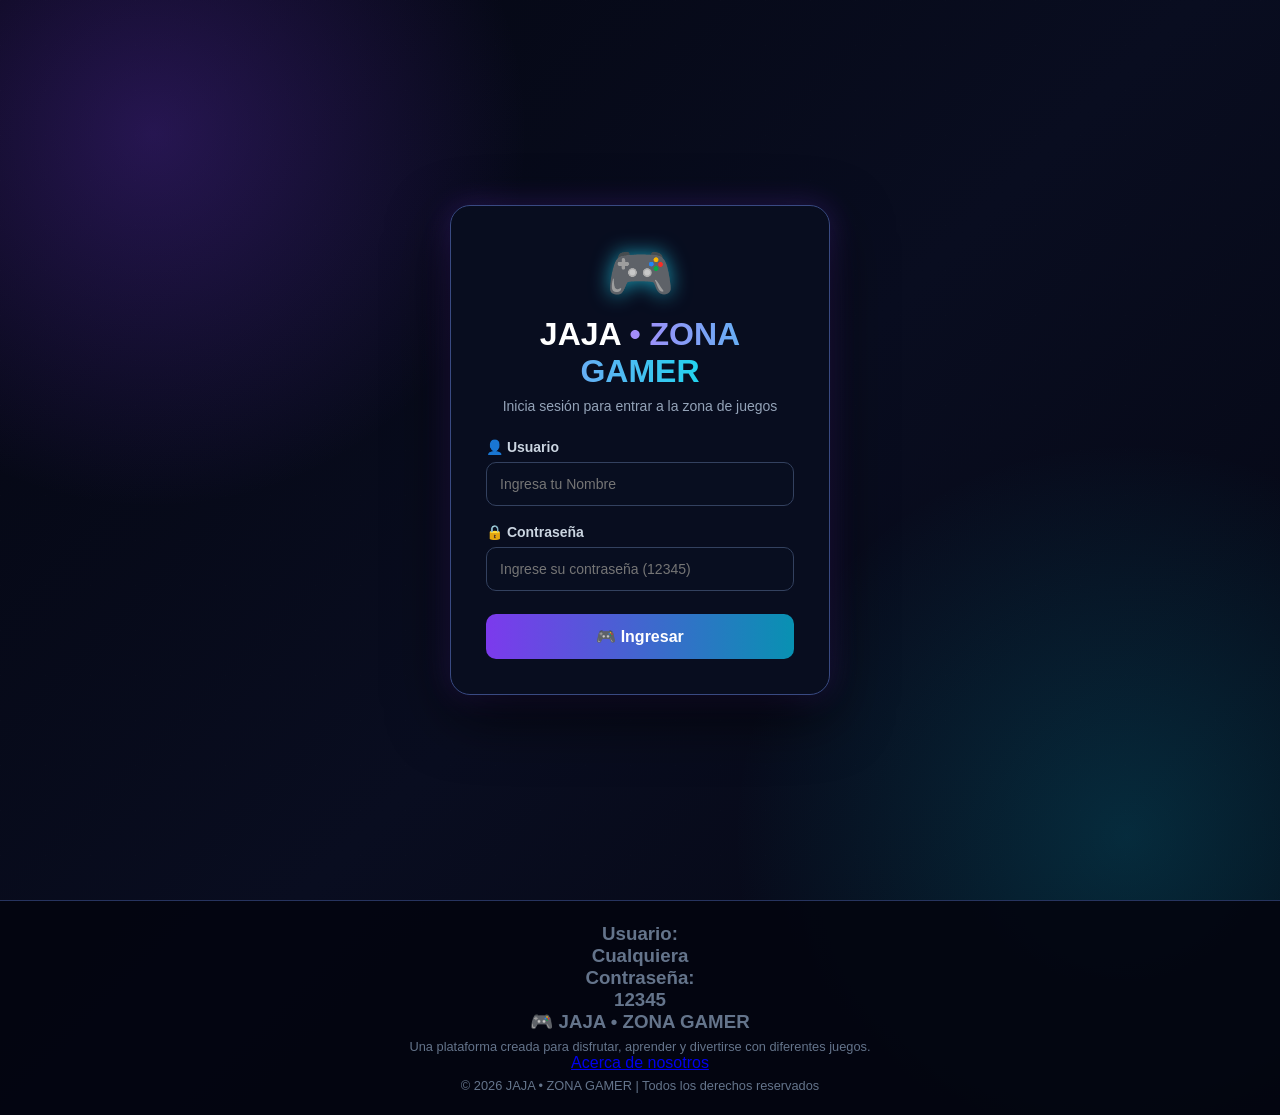
<file: index.html>
<!DOCTYPE html>
<html lang="es">
<head>
    <meta charset="UTF-8">
    <meta name="viewport" content="width=device-width, initial-scale=1.0">
    <title>JAJA • ZONA GAMER</title>
    <link rel="stylesheet" href="estilo.css">
</head>

<body>

    <div class="login-container">

        <div class="login-box">

            <div class="login-icon">🎮</div>

            <h2>JAJA <span>• ZONA GAMER</span></h2>

            <p class="login-subtitle">
                Inicia sesión para entrar a la zona de juegos
            </p>

            <form id="loginForm">

                <div class="input-group">
                    <label for="usuario">👤 Usuario</label>

                    <input
                        type="text"
                        id="usuario"
                        required
                        placeholder="Ingresa tu Nombre"
                    >
                </div>

                <div class="input-group">
                    <label for="password">🔒 Contraseña</label>

                    <input
                        type="password"
                        id="password"
                        required
                        placeholder="Ingrese su contraseña (12345)"
                    >
                </div>

                <button type="submit" class="btn-login">
                    🎮 Ingresar
                </button>

                <p id="errorMsg" class="error-msg">
                    Usuario o contraseña incorrectos
                </p>

            </form>

        </div>

    </div>

    <script src="script.js"></script>
    <footer class="footer">
    <div class="footer-content">
        <h3 strong>Usuario:</h3><h3>Cualquiera</h3>
        <h3 strong>Contraseña:</h3><h3>12345</h3>
        <h3>🎮 JAJA • ZONA GAMER</h3>

        <p>
            Una plataforma creada para disfrutar,
            aprender y divertirse con diferentes juegos.
        </p>

        <div class="footer-links">
            <a href="acerca.html">Acerca de nosotros</a>
        </div>

        <p class="copyright">
            © 2026 JAJA • ZONA GAMER | Todos los derechos reservados
        </p>

    </div>
</footer>

</body>
</html>
</file>
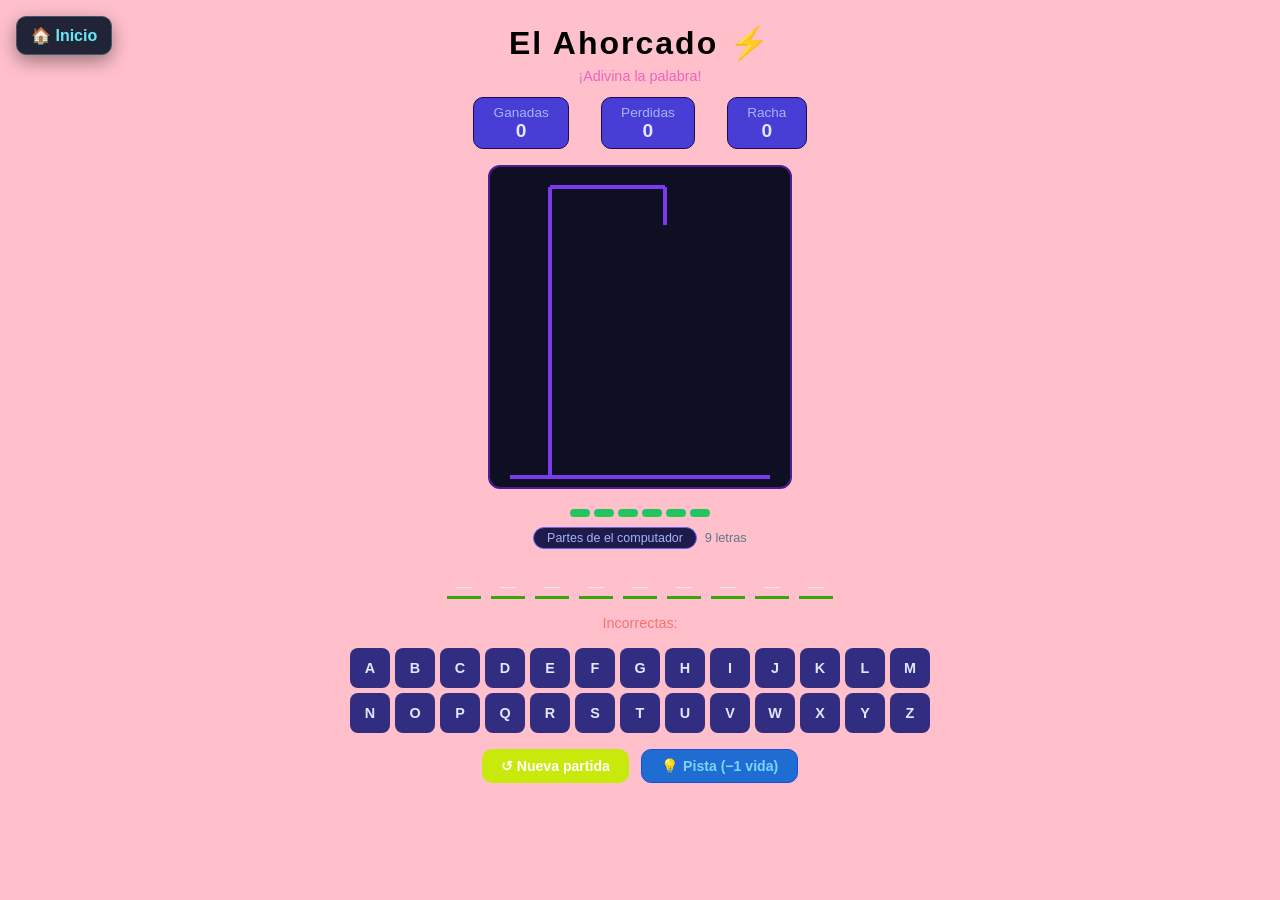
<file: ahorcado/index.html>
<!DOCTYPE html>
<html lang="es">
<head>
  <meta charset="UTF-8">
  <meta name="viewport" content="width=device-width, initial-scale=1.0">
  <title>Juego del Ahorcado </title>
  <link rel="stylesheet" href="estilo.css">

</head>
<body>
<a href="../principal.html" class="home-btn">🏠 Inicio</a>
<div id="juego">
  <h1>El Ahorcado ⚡</h1>
  <p class="subtitulo" id="subtitulo">¡Adivina la palabra!</p>
  <div class="marcador">
    <div class="marca">Ganadas<span id="cntGanadas">0</span></div>
    <div class="marca">Perdidas<span id="cntPerdidas">0</span></div>
    <div class="marca">Racha<span id="cntRacha">0</span></div>
  </div>
  <canvas id="lienzo" width="300" height="320"></canvas>
  <div class="vida-bar" id="vidaBar"></div>
  <div class="info-palabra">
    <span class="categoria-badge" id="categoriaLabel">Categoría</span>
    <span style="color:#64748b;font-size:.8rem" id="longPalabra"></span>
  </div>
  <div id="palabraDisplay"></div>
  <p id="incorrectas">Incorrectas: <span id="listaIncorrectas"></span></p>
  <div id="teclado"></div>
  <div class="botones-accion">
    <button class="btn btn-reiniciar" onclick="iniciarJuego()">↺ Nueva partida</button>
    <button class="btn btn-pista" id="btnPista" onclick="darPista()">💡 Pista (−1 vida)</button>
  </div>
  <div id="mensaje"></div>
  </div>

<script src="script.js" defer></script><script src="audio.js"></script><script>window.addEventListener("load",()=>{document.querySelectorAll(".tecla").forEach(b=>b.addEventListener("click",()=>GameAudio.click()));});</script>

</script>
</body>

</html>
</file>
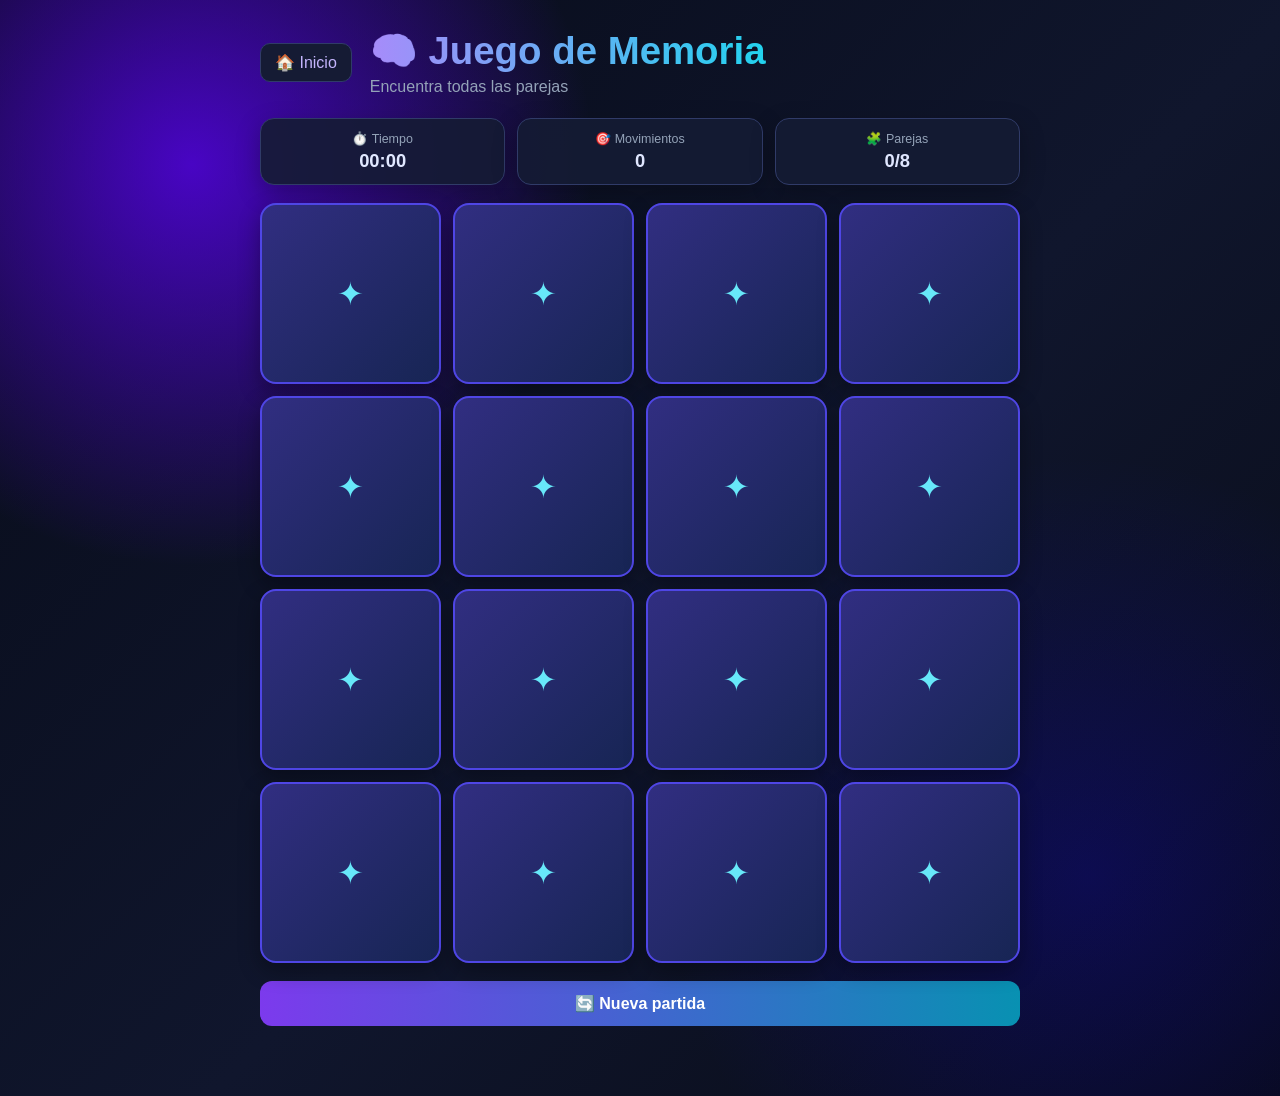
<file: memoria/index.html>
<!DOCTYPE html>
<html lang="es">
<head>
<meta charset="UTF-8">
<meta name="viewport" content="width=device-width, initial-scale=1.0">
<title>Juego de Memoria</title>
<link rel="stylesheet" href="estilo.css">
</head>
<body>
<div class="memory-app">
  <header class="game-header">
    <a href="../principal.html" class="back">🏠 Inicio</a>
    <div>
      <h1>🧠 Juego de Memoria</h1>
      <p>Encuentra todas las parejas</p>
    </div>
  </header>

  <section class="stats">
    <div><span>⏱️ Tiempo</span><strong id="time">00:00</strong></div>
    <div><span>🎯 Movimientos</span><strong id="moves">0</strong></div>
    <div><span>🧩 Parejas</span><strong id="pairs">0/8</strong></div>
  </section>

  <div id="board" class="board"></div>

  <button id="restart" class="restart">🔄 Nueva partida</button>
  <p id="message" class="message"></p>
</div>
<script src="script.js"></script><script src="audio.js"></script>
</body>
</html>
</file>
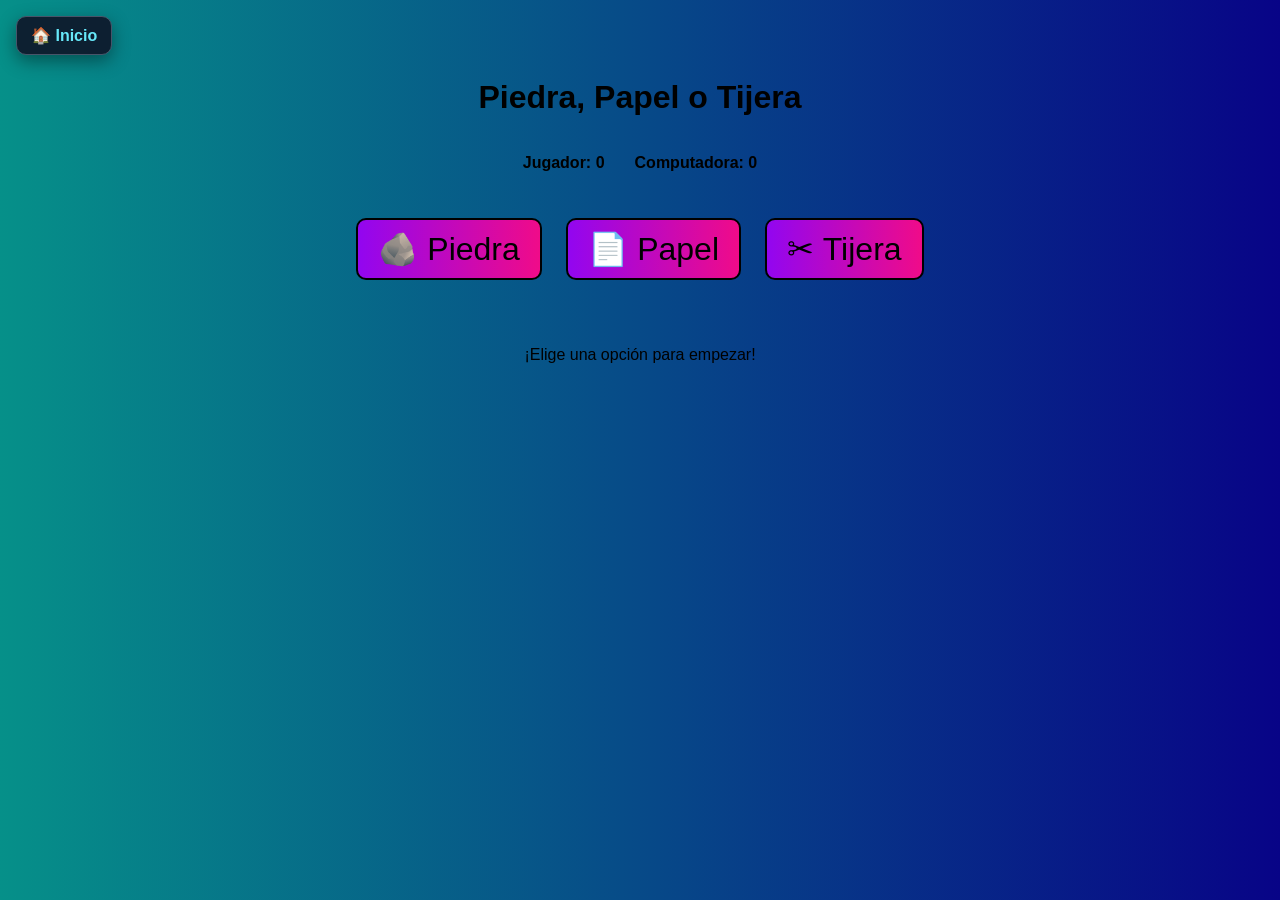
<file: piedra-papel-tijera/index.html>
<!DOCTYPE html>
<html lang="es">
<head>
  <meta charset="UTF-8">
  <title>Piedra, Papel o Tijera</title>
  <link rel="stylesheet" href="style.css">
<meta name="viewport" content="width=device-width, initial-scale=1.0">
  <style>
.home-btn{
  position:fixed;top:16px;left:16px;z-index:9999;
  display:inline-block;padding:9px 14px;border-radius:10px;
  background:rgba(15,23,42,.92);color:#67e8f9;text-decoration:none;
  border:1px solid #475569;font-weight:800;box-shadow:0 6px 18px #0006;
}
.home-btn:hover{background:#1e293b;transform:translateY(-1px)}
</style>
</head>
<body>
<a href="../principal.html" class="home-btn">🏠 Inicio</a>
  <h1>Piedra, Papel o Tijera</h1>
  <div class="marcador">
    <p>Jugador: <span id="puntos-jugador">0</span></p>
    <p>Computadora: <span id="puntos-computadora">0</span></p>
  </div>
  <div class="opciones">
    <button class="boton-opcion" id="piedra">🪨 Piedra</button>
    <button class="boton-opcion" id="papel">📄 Papel</button>
    <button class="boton-opcion" id="tijera">✂ Tijera</button>
  </div>
  <div class="resultado">
    <p id="mensaje">¡Elige una opción para empezar!</p>
    <p id="elecciones"></p>
  </div>
  <script src="script.js"></script><script src="audio.js"></script>
</body>
</html>
</file>
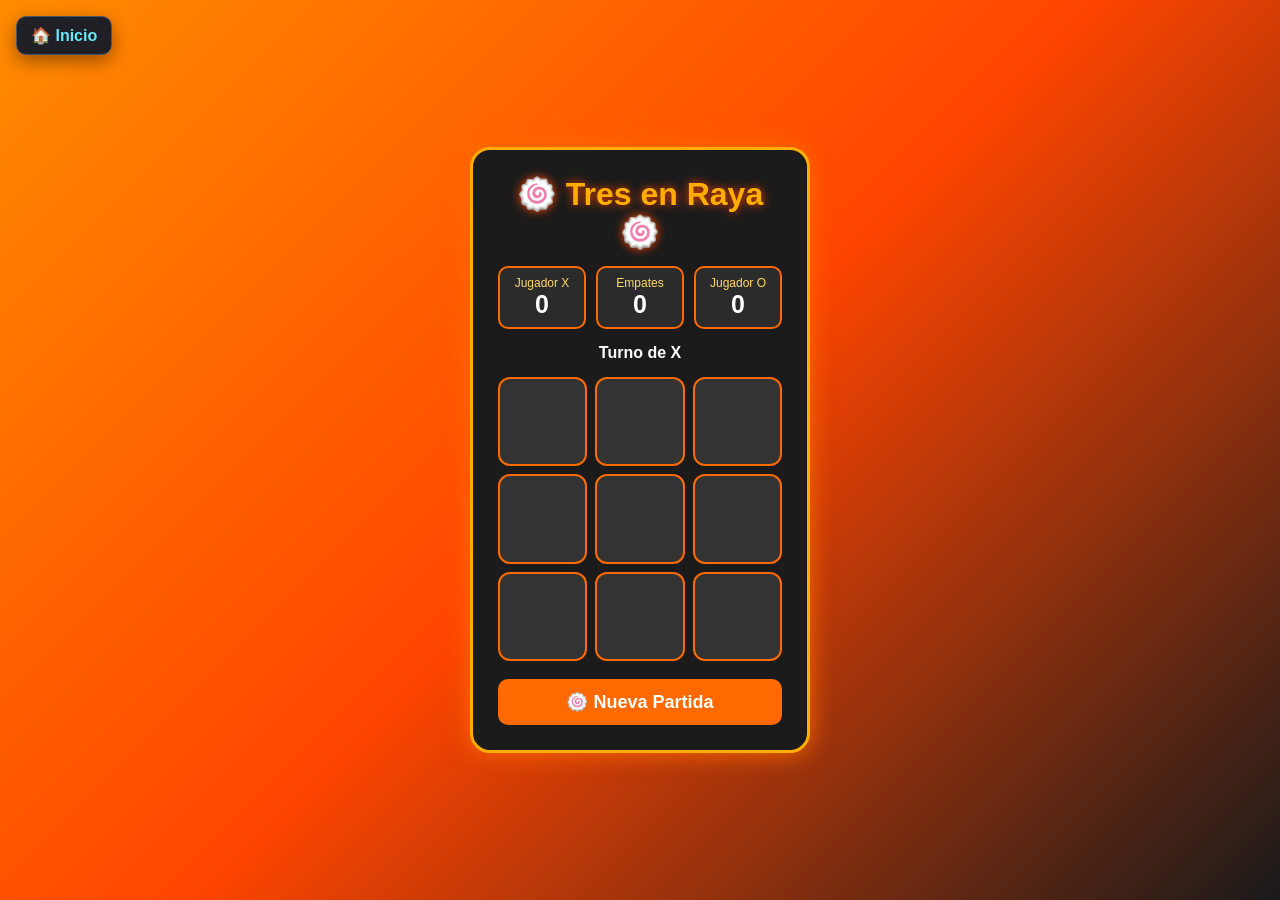
<file: tres-en-raya/index.html>
<!DOCTYPE html>
<html lang="es">
<head>
    <meta charset="UTF-8">
    <meta name="viewport" content="width=device-width, initial-scale=1.0">
    <title>Tres en Raya - Naruto</title>
    <link rel="stylesheet" href="estilo.css">
<style>
.home-btn{
  position:fixed;top:16px;left:16px;z-index:9999;
  display:inline-block;padding:9px 14px;border-radius:10px;
  background:rgba(15,23,42,.92);color:#67e8f9;text-decoration:none;
  border:1px solid #475569;font-weight:800;box-shadow:0 6px 18px #0006;
}
.home-btn:hover{background:#1e293b;transform:translateY(-1px)}
</style>
</head>
<body>
<a href="../principal.html" class="home-btn">🏠 Inicio</a>

<div class="game">
    <h1>🍥 Tres en Raya 🍥</h1>

    <div class="scoreboard">
        <div class="score-box">
            <div class="lbl">Jugador X</div>
            <div class="val" id="sx">0</div>
        </div>

        <div class="score-box">
            <div class="lbl">Empates</div>
            <div class="val" id="se">0</div>
        </div>

        <div class="score-box">
            <div class="lbl">Jugador O</div>
            <div class="val" id="so">0</div>
        </div>
    </div>

    <p id="status">Turno de X</p>

    <div id="board">
        <div class="cell" data-index="0"></div>
        <div class="cell" data-index="1"></div>
        <div class="cell" data-index="2"></div>
        <div class="cell" data-index="3"></div>
        <div class="cell" data-index="4"></div>
        <div class="cell" data-index="5"></div>
        <div class="cell" data-index="6"></div>
        <div class="cell" data-index="7"></div>
        <div class="cell" data-index="8"></div>
    </div>

    <button id="restart">🍥 Nueva Partida</button>
</div>

<script src="java.js"></script><script src="audio.js"></script>

</body>
</html>
</file>
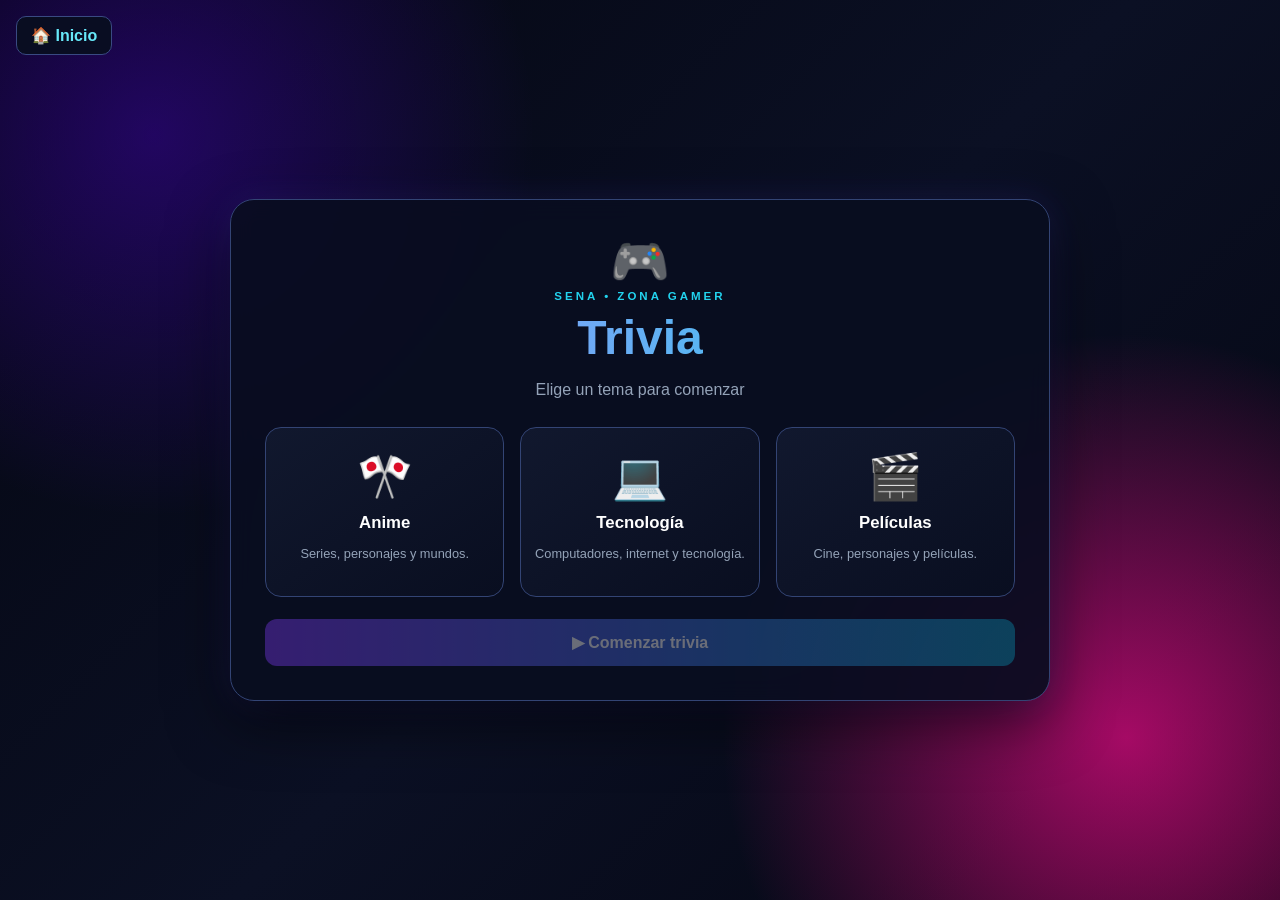
<file: trivia/index.html>
<!DOCTYPE html>
<html lang="es">
<head>
<meta charset="UTF-8">
<meta name="viewport" content="width=device-width, initial-scale=1.0">
<title>Trivia GameZone</title>
<link rel="stylesheet" href="estilotrivia.css">
</head>
<body>
<a class="home-btn" href="../principal.html">🏠 Inicio</a>
<main class="trivia">
<section class="panel" id="selection">
    <div class="logo">🎮</div><div class="eyebrow">SENA • ZONA GAMER</div>
<h1>Trivia</h1><p class="subtitle">Elige un tema para comenzar</p>
<div class="categories">
<button class="category" data-topic="anime"><div class="emoji">🎌</div><h2>Anime</h2><p>Series, personajes y mundos.</p></button>
<button class="category" data-topic="tech"><div class="emoji">💻</div><h2>Tecnología</h2><p>Computadores, internet y tecnología.</p></button>
<button class="category" data-topic="movies"><div class="emoji">🎬</div><h2>Películas</h2><p>Cine, personajes y películas.</p></button>
</div>
<button class="start" id="startBtn" disabled>▶ Comenzar trivia</button>
</section>

<section class="panel hidden" id="quiz">
    <button class="back-topic" id="backTopic">
    ↩️ Regresar
</button>
    <div class="top"><span id="topicName">Tema</span><span>⏱️ <b id="timer">15</b>s</span></div>
<div class="progress"><div class="bar" id="bar"></div></div>
<div id="counter"></div><div class="question" id="question"></div>
<div class="answers" id="answers"></div><button class="next hidden" id="next">Siguiente →</button>
</section>

<section class="panel result hidden" id="result">
<div class="logo">🏆</div><div class="eyebrow">RESULTADO</div>
<h1>¡Trivia terminada!</h1><p id="resultTopic"></p><div class="score" id="score"></div>
<p id="resultText"></p><button class="start" id="again">🔄 Jugar otra vez</button>
</section>
</main>
<script src="audio.js"></script>
<script>
const questions={
anime:[
["¿Cómo se llama el protagonista de Naruto?","Naruto Uzumaki","Sasuke Uchiha","Kakashi Hatake","Itachi Uchiha",0],
["¿Qué poder utiliza principalmente Goku?","Nen","Ki","Chakra","Magia",1],
["¿Cómo se llama el capitán de los Sombrero de Paja?","Zoro","Sanji","Monkey D. Luffy","Ace",2],
["¿En qué anime aparece Pikachu?","Digimon","Pokémon","Yu-Gi-Oh!","Beyblade",1],
["¿Cómo se llama el cuaderno de Death Note?","Black Book","Death Note","Soul Book","Dark Note",1],
["¿Qué personaje pertenece a Demon Slayer?","Tanjiro Kamado","Eren Yeager","Light Yagami","Saitama",0],
["¿Quién es el hermano de Sasuke?","Shikamaru","Neji","Itachi","Gaara",2],
["¿Cómo se llama el protagonista de One Punch Man?","Saitama","Genos","Levi","Gon",0],
["¿Qué anime tiene a los titanes como enemigos?","Bleach","Attack on Titan","One Piece","Haikyuu!!",1],
["¿Cuál es el apellido de Ichigo?","Kurosaki","Kurosawa","Kuchiki","Urahara",0],
["¿Quién es el protagonista de My Hero Academia?","Bakugo","Todoroki","Izuku Midoriya","All Might",2],
["¿Qué criatura es Totoro?","Un espíritu del bosque","Un ninja","Un robot","Un dragón",0]
],
tech:[
["¿Qué significa CPU?","Central Processing Unit","Computer Personal Unit","Control Program Utility","Central Power User",0],
["¿Cuál de estos es un sistema operativo?","HTML","Windows","USB","Wi-Fi",1],
["¿Qué componente almacena datos de forma permanente?","RAM","CPU","SSD","GPU",2],
["¿Qué significa HTML?","HyperText Markup Language","High Tech Machine Language","Home Tool Markup Link","Hyper Transfer Main Language",0],
["¿Cuál se usa principalmente para navegar por internet?","Navegador web","Compilador","Antivirus","Editor de audio",0],
["¿Qué dispositivo se utiliza para mover el cursor?","Monitor","Teclado","Mouse","Router",2],
["¿Qué significa RAM?","Random Access Memory","Rapid Application Module","Read Access Machine","Random Audio Memory",0],
["¿Cuál es un lenguaje de programación?","Python","JPEG","Wi-Fi","HDMI",0],
["¿Qué componente procesa los gráficos?","GPU","RAM","SSD","Fuente de poder",0],
["¿Qué tecnología permite conectar dispositivos sin cables a una red?","Wi-Fi","VGA","SATA","HDMI",0],
["¿Para qué sirve principalmente un antivirus?","Editar videos","Detectar software malicioso","Aumentar la RAM","Crear páginas web",1],
["¿Qué empresa creó Windows?","Apple","Microsoft","Google","Sony",1]
],
movies:[
["¿Qué película presenta al personaje Jack Sparrow?","Titanic","Piratas del Caribe","Avatar","Matrix",1],
["¿Cómo se llama el héroe de Black Panther?","Peter Parker","T'Challa","Clark Kent","Bruce Wayne",1],
["¿En qué película aparece Woody?","Toy Story","Cars","Shrek","Frozen",0],
["¿Qué película tiene al personaje Harry Potter?","El Hobbit","Harry Potter y la piedra filosofal","Avatar","Jurassic Park",1],
["¿Quién es el villano principal de Avengers: Infinity War?","Loki","Ultron","Thanos","Hela",2],
["¿Qué película trata sobre un parque con dinosaurios?","Jumanji","Jurassic Park","Gravity","Interstellar",1],
["¿Cómo se llama el ogro protagonista de Shrek?","Fiona","Burro","Shrek","Gato",2],
["¿Qué película animada tiene a Elsa y Anna?","Moana","Frozen","Encanto","Coco",1],
["¿En qué saga aparece Darth Vader?","Star Wars","Harry Potter","Transformers","Matrix",0],
["¿Qué película presenta a un robot llamado WALL-E?","WALL-E","Up","Ratatouille","Cars",0],
["¿Qué superhéroe utiliza un escudo con una estrella?","Iron Man","Hulk","Capitán América","Thor",2],
["¿Qué película de Pixar trata sobre emociones como Alegría y Tristeza?","Coco","Intensamente","Soul","Up",1]
]};

let topic=null,current=[],index=0,score=0,timer=15,interval=null;
const $=id=>document.getElementById(id);
document.querySelectorAll(".category").forEach(btn=>btn.onclick=()=>{
document.querySelectorAll(".category").forEach(x=>x.classList.remove("selected"));
btn.classList.add("selected");topic=btn.dataset.topic;$("startBtn").disabled=false;GameAudio.click();
});
function shuffle(a){return [...a].sort(()=>Math.random()-.5)}
$("startBtn").onclick=()=>{
current=shuffle(questions[topic]).slice(0,10);index=0;score=0;
$("selection").classList.add("hidden");$("result").classList.add("hidden");$("quiz").classList.remove("hidden");
$("topicName").textContent={anime:"🎌 Anime",tech:"💻 Tecnología",movies:"🎬 Películas"}[topic];showQuestion();
};
function showQuestion(){
clearInterval(interval);timer=15;$("timer").textContent=timer;
const q=current[index];$("counter").textContent=`Pregunta ${index+1} de ${current.length}`;
$("question").textContent=q[0];$("bar").style.width=((index/current.length)*100)+"%";
$("next").classList.add("hidden");$("answers").innerHTML="";
q.slice(1,5).forEach((text,i)=>{const b=document.createElement("button");b.className="answer";b.textContent=text;b.onclick=()=>answer(b,i);$("answers").appendChild(b)});
interval=setInterval(()=>{timer--;$("timer").textContent=timer;if(timer<=0){clearInterval(interval);answer(null,-1)}},1000);
}
function answer(button,chosen){
clearInterval(interval);const q=current[index],buttons=[...document.querySelectorAll(".answer")];
buttons.forEach((b,i)=>{b.disabled=true;if(i===q[5])b.classList.add("correct")});
if(chosen===q[5]){score++;if(button)button.classList.add("correct");GameAudio.success()}else{if(button)button.classList.add("wrong");GameAudio.error()}
$("next").classList.remove("hidden");
}
$("next").onclick=()=>{index++;if(index>=current.length)finish();else showQuestion()};
function finish(){
clearInterval(interval);$("quiz").classList.add("hidden");$("result").classList.remove("hidden");
const names={anime:"Anime",tech:"Tecnología",movies:"Películas"};$("resultTopic").textContent=`Tema: ${names[topic]}`;
$("score").textContent=`${score} / ${current.length}`;
$("resultText").textContent=score>=8?"🔥 ¡Excelente!":score>=5?"👍 ¡Buen trabajo!":"💪 ¡Sigue practicando!";
GameAudio.win();
}
$("again").onclick=()=>{$("result").classList.add("hidden");$("selection").classList.remove("hidden");topic=null;$("startBtn").disabled=true;document.querySelectorAll(".category").forEach(x=>x.classList.remove("selected"))};
</script>
</body></html>
</file>
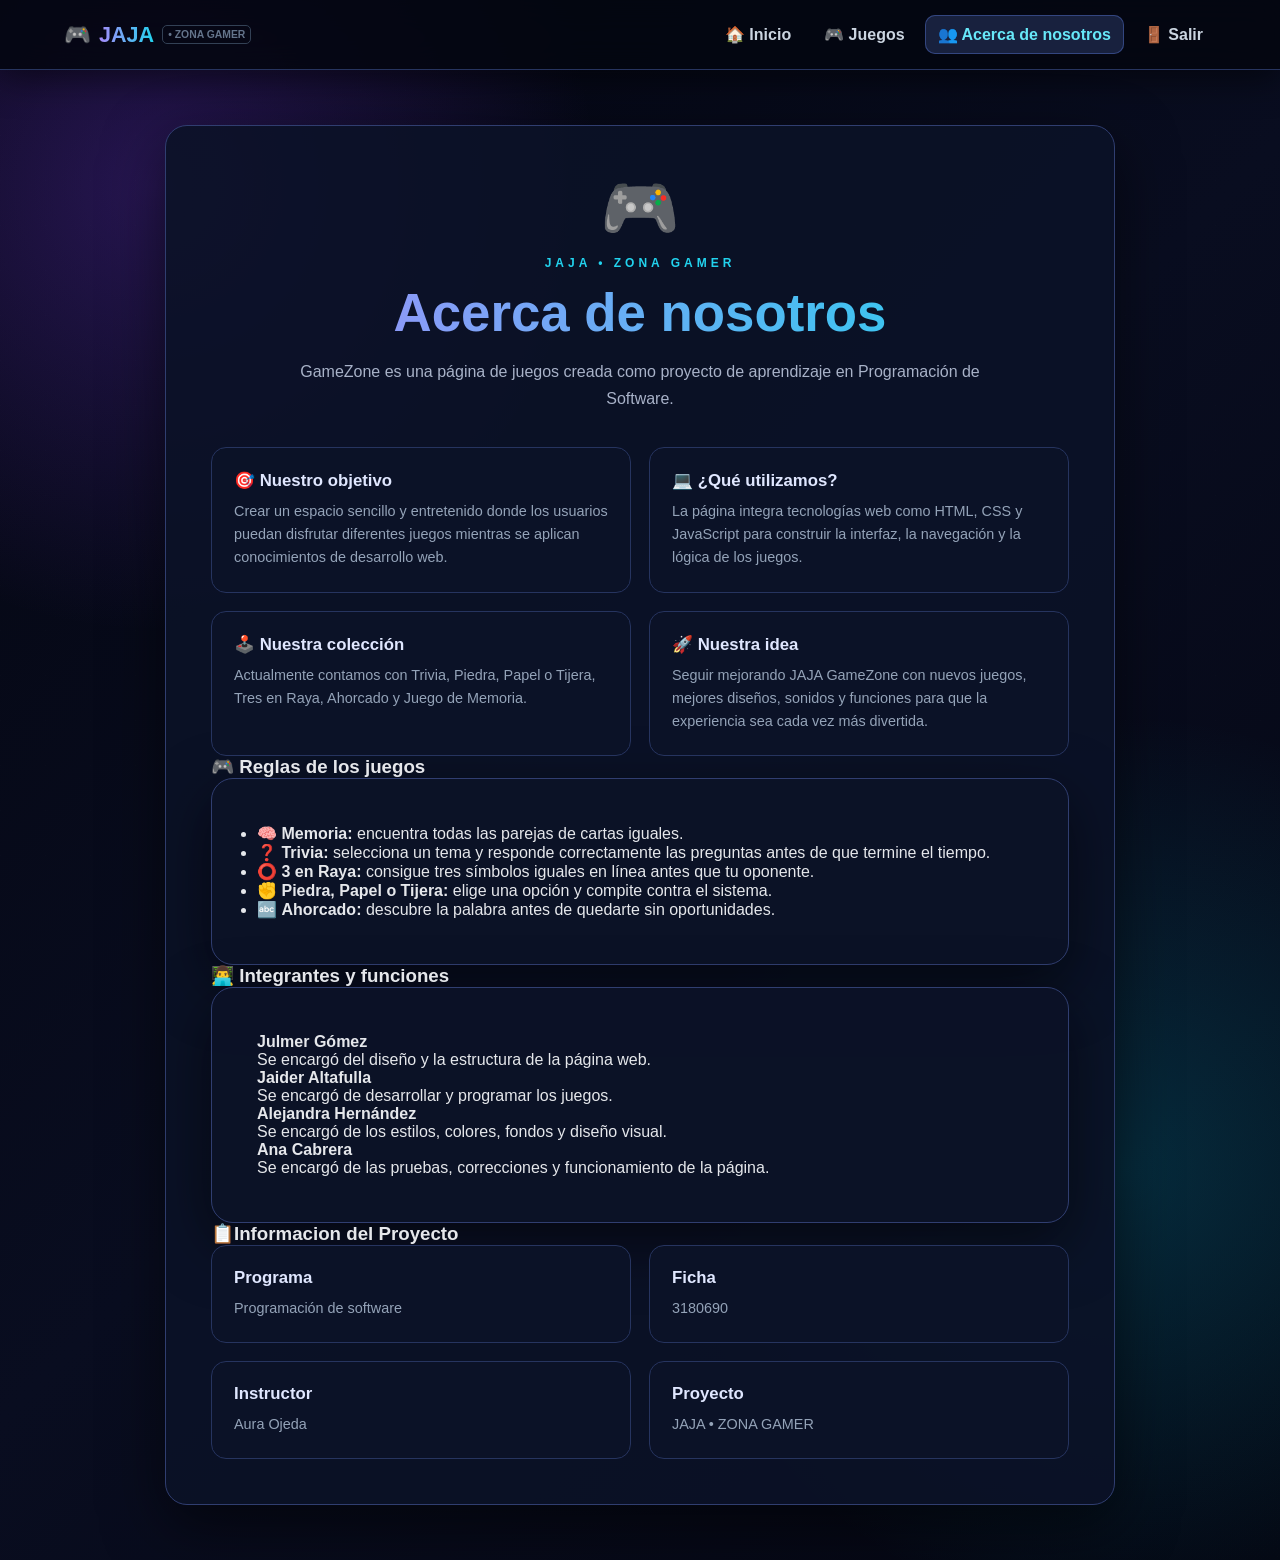
<file: acerca.html>
<!DOCTYPE html>
<html lang="es">
<head>
<meta charset="UTF-8">
<meta name="viewport" content="width=device-width, initial-scale=1.0">
<title> JAJA • ZONA GAMER | Acerca de nosotros</title>
<link rel="stylesheet" href="estilo.css">
</head>
<body>
<header class="topbar">
  <a class="brand" href="principal.html">🎮 <span>JAJA</span> <small> • ZONA GAMER</small></a>
  <button class="menu-toggle" id="menuToggle">☰</button>
  <nav class="main-nav" id="mainNav">
    <a href="principal.html">🏠 Inicio</a>
    <a href="principal.html#juegos">🎮 Juegos</a>
    <a class="active" href="acerca.html">👥 Acerca de nosotros</a>
    <a class="logout" href="index.html">🚪 Salir</a>
  </nav>
</header>

<main class="about-main">
  <section class="about-card">
    <div class="about-icon">🎮</div>
    <div class="eyebrow">JAJA • ZONA GAMER</div>
    <h1>Acerca de nosotros</h1>
    <p class="lead">GameZone es una página de juegos creada como proyecto de aprendizaje en Programación de Software.</p>

    <div class="about-grid">
      <article>
        <h2>🎯 Nuestro objetivo</h2>
        <p>Crear un espacio sencillo y entretenido donde los usuarios puedan disfrutar diferentes juegos mientras se aplican conocimientos de desarrollo web.</p>
      </article>
      <article>
        <h2>💻 ¿Qué utilizamos?</h2>
        <p>La página integra tecnologías web como HTML, CSS y JavaScript para construir la interfaz, la navegación y la lógica de los juegos.</p>
      </article>
      <article>
        <h2>🕹️ Nuestra colección</h2>
        <p>Actualmente contamos con Trivia, Piedra, Papel o Tijera, Tres en Raya, Ahorcado y Juego de Memoria.</p>
      </article>
      <article>
        <h2>🚀 Nuestra idea</h2>
        <p>Seguir mejorando JAJA GameZone con nuevos juegos, mejores diseños, sonidos y funciones para que la experiencia sea cada vez más divertida.</p>
      </article>
    </div>
    <section id="nosotros" class="about-section">
    
      <h3>🎮 Reglas de los juegos</h3>
      <div class="about-card">
        <ul>
            <li>🧠 <strong>Memoria:</strong> encuentra todas las parejas de cartas iguales.</li>

            <li>❓ <strong>Trivia:</strong> selecciona un tema y responde correctamente
            las preguntas antes de que termine el tiempo.</li>

            <li>⭕ <strong>3 en Raya:</strong> consigue tres símbolos iguales
            en línea antes que tu oponente.</li>

            <li>✊ <strong>Piedra, Papel o Tijera:</strong> elige una opción
            y compite contra el sistema.</li>

            <li>🔤 <strong>Ahorcado:</strong> descubre la palabra antes de
            quedarte sin oportunidades.</li>
        </ul>

    </div>

<h3>👨‍💻 Integrantes y funciones</h3>
    <div class="about-card">

        <div class="team-member">
            <h4>Julmer Gómez</h4>
            <p>Se encargó del diseño y la estructura de la página web.</p>
        </div>

        <div class="team-member">
            <h4>Jaider Altafulla</h4>
            <p>Se encargó de desarrollar y programar los juegos.</p>
        </div>

        <div class="team-member">
            <h4>Alejandra Hernández</h4>
            <p>Se encargó de los estilos, colores, fondos y diseño visual.</p>
        </div>

        <div class="team-member">
            <h4>Ana Cabrera</h4>
            <p>Se encargó de las pruebas, correcciones y funcionamiento
            de la página.</p>
        </div>

    </div>
      <section id="nosotros" class="about-section">
  <h3>📋Informacion del Proyecto</h3>
        <div class="about-grid">
    <article>
        <h2>Programa</h2>
        <p>Programación de software</p>
      </article>
      <article>
        <h2>Ficha</h2>
        <p>3180690</p>
      </article>
      <article>
        <h2>Instructor</h2>
        <p>Aura Ojeda</p>
      </article>
      <article>
        <h2>Proyecto</h2>
        <p>JAJA • ZONA GAMER</p>
      </article>
    </div>
 </section>
</section>
</main>

<script>
const toggle=document.getElementById('menuToggle');
const nav=document.getElementById('mainNav');
toggle.addEventListener('click',()=>nav.classList.toggle('show'));
document.querySelectorAll('.main-nav a').forEach(a=>a.addEventListener('click',()=>nav.classList.remove('show')));
</script>
</body>
</html>
</file>
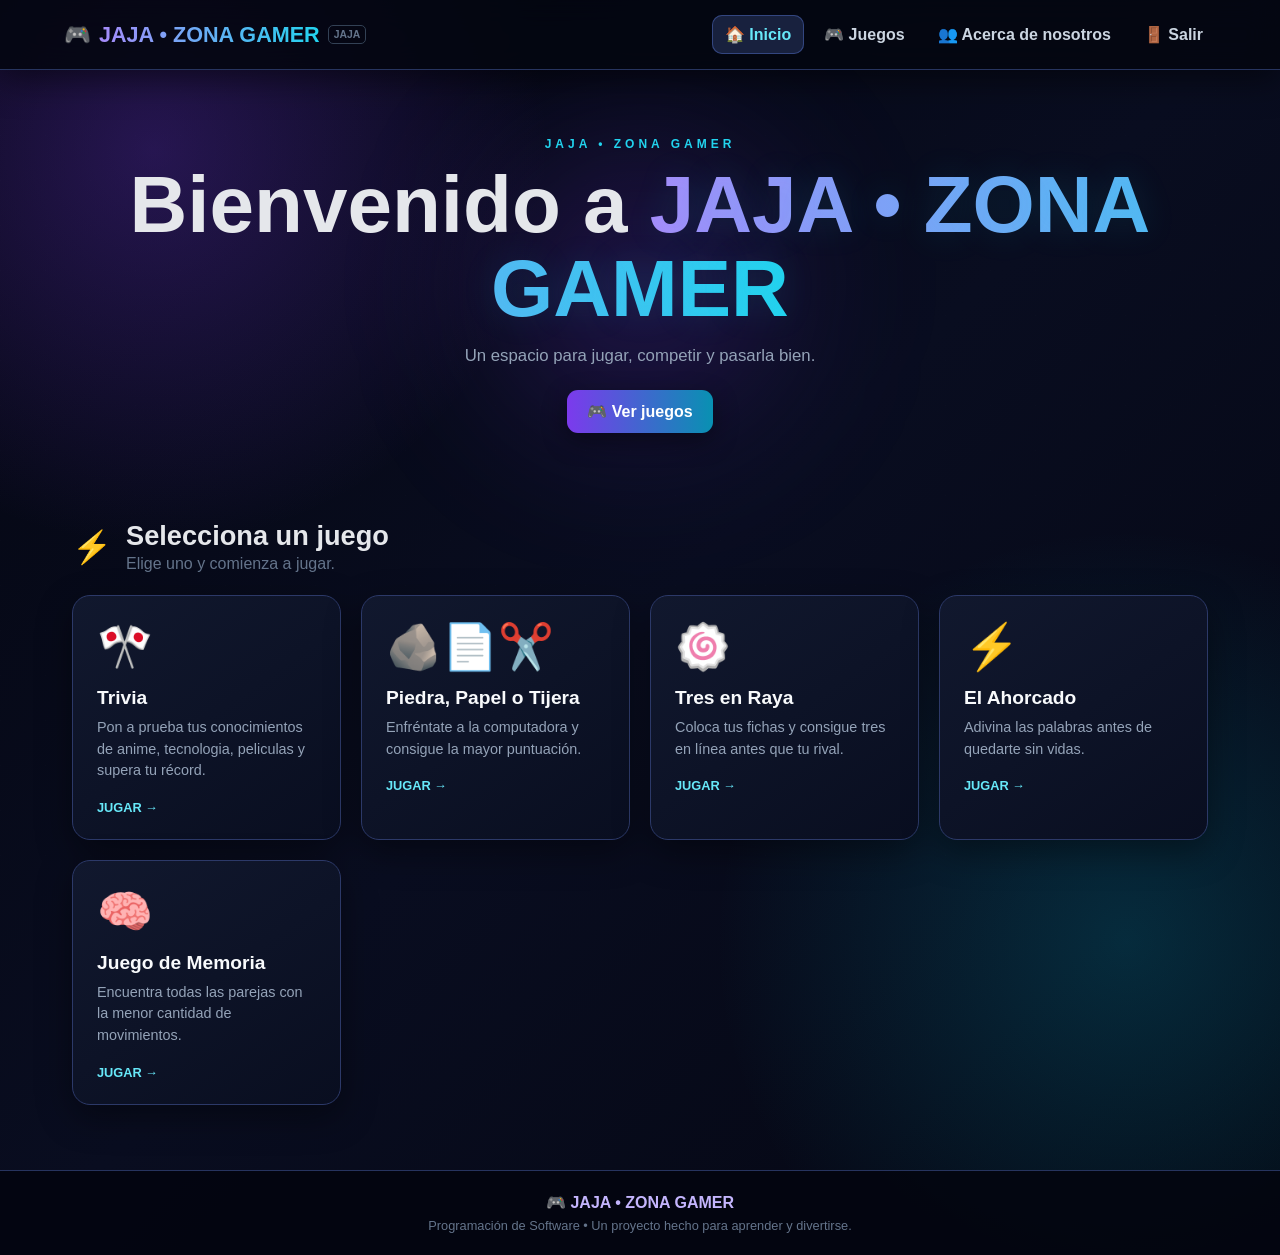
<file: detalle.html>
<!DOCTYPE html>
<html lang="es">
<head><meta charset="UTF-8"><meta name="viewport" content="width=device-width, initial-scale=1.0"><meta http-equiv="refresh" content="0;url=principal.html"><title>GameZone Sena</title><link rel="stylesheet" href="estilo.css"></head>
<body><script>window.location.href='principal.html';</script></body>
</html>
</file>
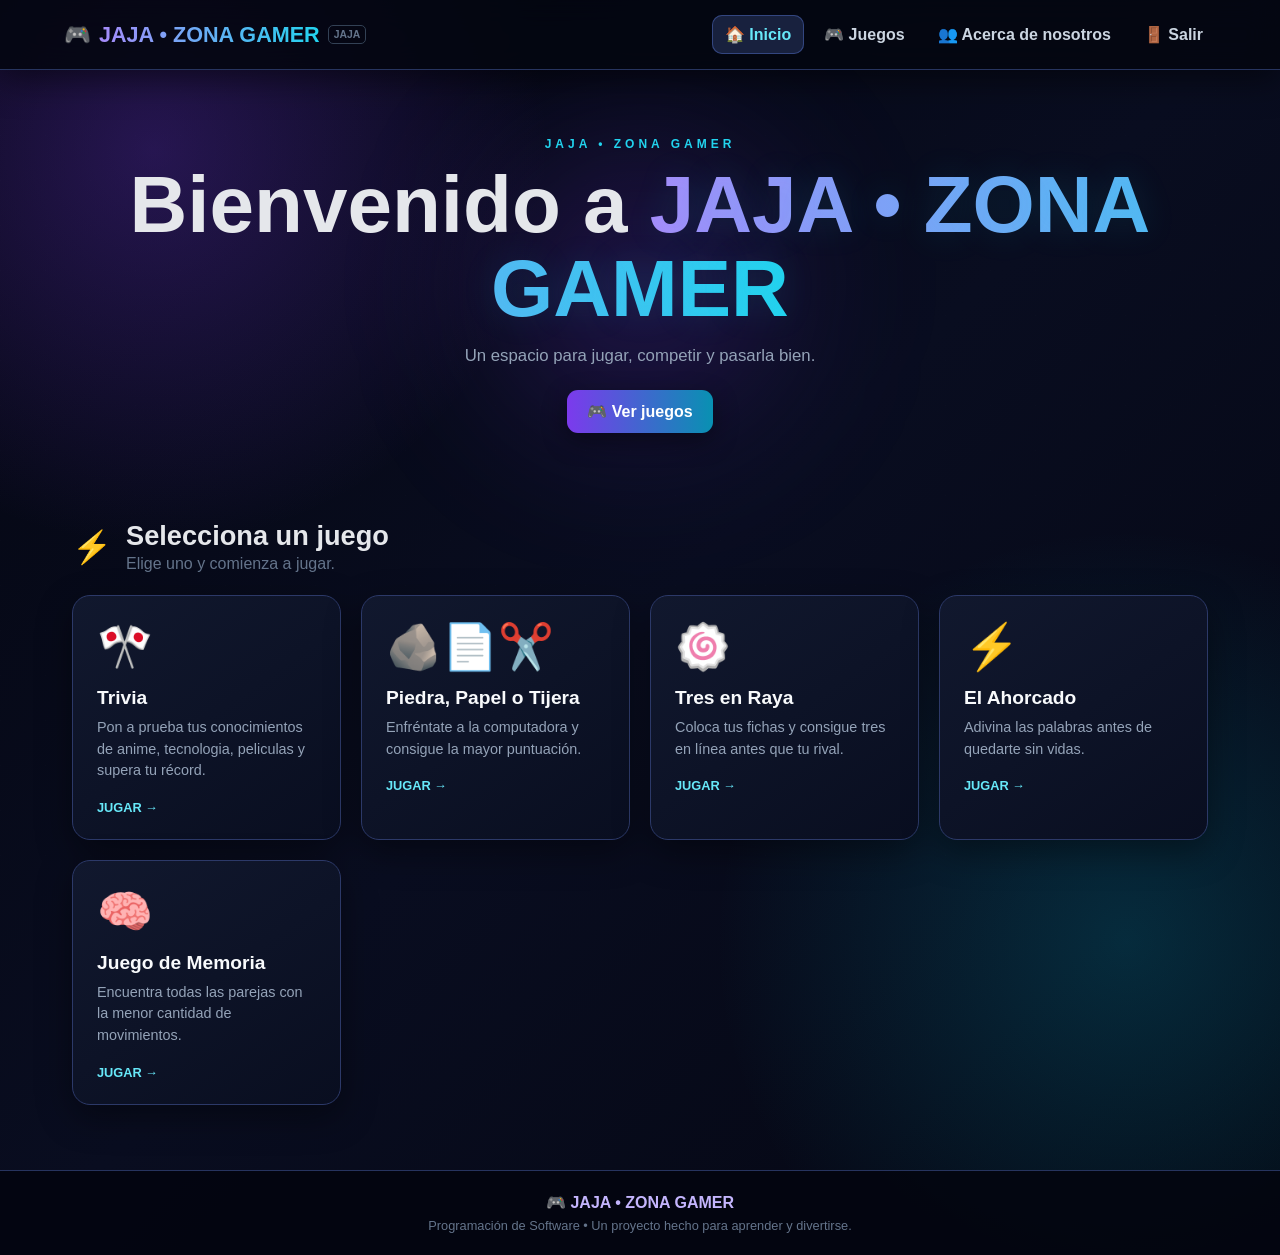
<file: principal.html>
<!DOCTYPE html>
<html lang="es">
<head>
<meta charset="UTF-8">
<meta name="viewport" content="width=device-width, initial-scale=1.0">
<title>JAJA • ZONA GAMER | Inicio</title>
<link rel="stylesheet" href="estilo.css">
</head>
<body>
<header class="topbar">
  <a class="brand" href="principal.html">🎮 <span>JAJA • ZONA GAMER</span> <small>JAJA</small></a>

  <button class="menu-toggle" id="menuToggle" aria-label="Abrir menú">☰</button>

  <nav class="main-nav" id="mainNav">
    <a class="active" href="principal.html">🏠 Inicio</a>
    <a href="#juegos">🎮 Juegos</a>
    <a href="acerca.html">👥 Acerca de nosotros</a>
    <a class="logout" href="index.html">🚪 Salir</a>
  </nav>
</header>

<main>
  <section class="hero">
    <div class="hero-glow"></div>
    <div class="eyebrow">JAJA • ZONA GAMER</div>
    <h1>Bienvenido a <span>JAJA • ZONA GAMER</span></h1>
    <p>Un espacio para jugar, competir y pasarla bien.</p>
    <a class="hero-button" href="#juegos">🎮 Ver juegos</a>
  </section>

  <section class="games-section" id="juegos">
    <div class="section-title">
      <span>⚡</span>
      <div>
        <h2>Selecciona un juego</h2>
        <p>Elige uno y comienza a jugar.</p>
      </div>
    </div>

    <div class="grid-tarjetas">
      <a class="tarjeta" href="trivia/index.html">
        <div class="icono">🎌</div><h3>Trivia</h3>
        <p>Pon a prueba tus conocimientos de anime, tecnologia, peliculas y supera tu récord.</p><span>JUGAR →</span>
      </a>
      <a class="tarjeta" href="piedra-papel-tijera/index.html">
        <div class="icono">🪨📄✂️</div><h3>Piedra, Papel o Tijera</h3>
        <p>Enfréntate a la computadora y consigue la mayor puntuación.</p><span>JUGAR →</span>
      </a>
      <a class="tarjeta" href="tres-en-raya/index.html">
        <div class="icono">🍥</div><h3>Tres en Raya</h3>
        <p>Coloca tus fichas y consigue tres en línea antes que tu rival.</p><span>JUGAR →</span>
      </a>
      <a class="tarjeta" href="ahorcado/index.html">
        <div class="icono">⚡</div><h3>El Ahorcado</h3>
        <p>Adivina las palabras antes de quedarte sin vidas.</p><span>JUGAR →</span>
      </a>
      <a class="tarjeta" href="memoria/index.html">
        <div class="icono">🧠</div><h3>Juego de Memoria</h3>
        <p>Encuentra todas las parejas con la menor cantidad de movimientos.</p><span>JUGAR →</span>
      </a>
    </div>
  </section>
</main>

<footer>
  <strong>🎮 JAJA • ZONA GAMER</strong>
  <p>Programación de Software • Un proyecto hecho para aprender y divertirse.</p>
</footer>

<script>
const toggle=document.getElementById('menuToggle');
const nav=document.getElementById('mainNav');
toggle.addEventListener('click',()=>nav.classList.toggle('show'));
document.querySelectorAll('.main-nav a').forEach(a=>a.addEventListener('click',()=>nav.classList.remove('show')));
</script>
</body>
</html>
</file>
<file: estilo.css>
*{margin:0;padding:0;box-sizing:border-box}
html{scroll-behavior:smooth}
body{
font-family:'Segoe UI',Tahoma,Geneva,Verdana,sans-serif;
background:
radial-gradient(circle at 12% 12%,rgba(124,58,237,.28),transparent 25%),
radial-gradient(circle at 88% 75%,rgba(6,182,212,.2),transparent 28%),
linear-gradient(135deg,#040611,#090d20 50%,#040611);
color:#e5e7eb;min-height:100vh;
}

body:before {
  content: '';
  position: fixed;
  inset: 0;
  pointer-events: none;
  opacity: .15;
  background-image: linear-gradient(rgba(255,255,255,.04) 1px,transparent 1px), linear-gradient(90deg,rgba(255,255,255,.04) 1px,transparent 1px);
  background-size: 45px 45px;
}

.topbar {
  position: sticky;
  top: 0;
  z-index: 1000;
  min-height: 70px;
  padding: 0 5%;
  display: flex;
  align-items: center;
  justify-content: space-between;
  background: rgba(4,6,17,.88);
  border-bottom: 1px solid #27345f;
  backdrop-filter: blur(15px);
  box-shadow: 0 8px 35px #0008;
}

.brand {
  color: #fff;
  text-decoration: none;
  font-size: 1.35rem;
  font-weight: 900;
  display: flex;
  align-items: center;
  gap: 8px;
}

.brand span {
  background: linear-gradient(90deg,#a78bfa,#22d3ee);
  -webkit-background-clip: text;
  color: transparent;
}

.brand small {
  font-size: .65rem;
  color: #64748b;
  border: 1px solid #334155;
  padding: 3px 5px;
  border-radius: 5px;
}

.main-nav {
  display: flex;
  align-items: center;
  gap: 7px;
}

.main-nav a {
  color: #cbd5e1;
  text-decoration: none;
  font-weight: 700;
  padding: 10px 13px;
  border-radius: 10px;
  transition: .2s;
}

.main-nav a:hover,
.main-nav a.active {
  background: #18213e;
  color: #67e8f9;
  box-shadow: inset 0 0 0 1px #334680;
}

.main-nav a.logout:hover {
  color: #fb7185;
}

.menu-toggle {
  display: none;
  background: none;
  border: 1px solid #334155;
  color: #67e8f9;
  font-size: 1.4rem;
  padding: 7px 10px;
  border-radius: 9px;
}

main {
  position: relative;
  z-index: 1;
}

.hero {
  min-height: 430px;
  display: flex;
  flex-direction: column;
  align-items: center;
  justify-content: center;
  text-align: center;
  padding: 60px 20px;
  position: relative;
}

.hero-glow {
  position: absolute;
  width: 280px;
  height: 280px;
  border-radius: 50%;
  background: #7c3aed33;
  filter: blur(80px);
}

.eyebrow {
  position: relative;
  color: #22d3ee;
  letter-spacing: 4px;
  font-size: .75rem;
  font-weight: 900;
  margin-bottom: 12px;
}

.hero h1 {
  position: relative;
  font-size: clamp(2.5rem,7vw,5rem);
  line-height: 1.05;
  margin-bottom: 15px;
}

.hero h1 span {
  background: linear-gradient(90deg,#a78bfa,#22d3ee);
  -webkit-background-clip: text;
  color: transparent;
  text-shadow: 0 0 35px #22d3ee22;
}

.hero p {
  position: relative;
  color: #94a3b8;
  font-size: 1.05rem;
  margin-bottom: 24px;
}

.hero-button {
  display: inline-block;
  position: relative;
  text-decoration: none;
  color: white;
  background: linear-gradient(90deg,#7c3aed,#0891b2);
  padding: 12px 20px;
  border-radius: 11px;
  font-weight: 800;
  box-shadow: 0 8px 25px #0006;
  transition: .2s;
}

.hero-button:hover {
  transform: translateY(-2px);
  filter: brightness(1.15);
}

.games-section {
  max-width: 1180px;
  margin: 0 auto;
  padding: 20px 22px 65px;
}

.section-title {
  display: flex;
  align-items: center;
  gap: 14px;
  margin-bottom: 22px;
}

.section-title > span {
  font-size: 2rem;
}

.section-title h2 {
  font-size: 1.7rem;
}

.section-title p {
  color: #64748b;
  margin-top: 3px;
}

.grid-tarjetas {
  display: grid;
  grid-template-columns: repeat(auto-fit,minmax(215px,1fr));
  gap: 20px;
}

.tarjeta {
  position: relative;
  display: block;
  text-decoration: none;
  color: inherit;
  background: linear-gradient(145deg,#11182e,#090e20);
  border: 1px solid #2c3968;
  border-radius: 18px;
  padding: 24px;
  min-height: 205px;
  overflow: hidden;
  box-shadow: 0 12px 35px #0006;
  transition: .25s;
}

.tarjeta:before {
  content: '';
  position: absolute;
  inset: -2px;
  background: linear-gradient(120deg,transparent,#7c3aed33,transparent);
  transform: translateX(-110%);
  transition: .6s;
}

.tarjeta:hover {
  transform: translateY(-7px);
  border-color: #6366f1;
  box-shadow: 0 18px 45px #0008,0 0 25px #4f46e533;
}

.tarjeta:hover:before {
  transform: translateX(110%);
}

.icono {
  font-size: 2.8rem;
  margin-bottom: 14px;
  position: relative;
}

.tarjeta h3,
.tarjeta p,
.tarjeta span {
  position: relative;
}

.tarjeta h3 {
  font-size: 1.2rem;
  color: #f8fafc;
  margin-bottom: 8px;
}

.tarjeta p {
  font-size: .9rem;
  line-height: 1.5;
  color: #94a3b8;
}

.tarjeta span {
  display: block;
  margin-top: 18px;
  color: #67e8f9;
  font-size: .8rem;
  font-weight: 900;
}

footer {
  text-align: center;
  border-top: 1px solid #27345f;
  background: #040611eF;
  padding: 22px;
  color: #64748b;
  position: relative;
  z-index: 1;
}

footer strong {
  color: #c4b5fd;
}

footer p {
  margin-top: 6px;
  font-size: .8rem;
}

.about-main {
  min-height: calc(100vh - 70px);
  display: flex;
  justify-content: center;
  padding: 55px 20px;
}

.about-card {
  max-width: 950px;
  width: 100%;
  background: rgba(12,18,39,.9);
  border: 1px solid #303e70;
  border-radius: 22px;
  padding: 45px;
  box-shadow: 0 20px 60px #0008;
}

.about-icon {
  text-align: center;
  font-size: 4rem;
  margin-bottom: 10px;
}

.about-card .eyebrow {
  text-align: center;
}

.about-card > h1 {
  text-align: center;
  font-size: clamp(2rem,5vw,3.3rem);
  background: linear-gradient(90deg,#a78bfa,#22d3ee);
  -webkit-background-clip: text;
  color: transparent;
}

.lead {
  text-align: center;
  max-width: 700px;
  margin: 15px auto 35px;
  color: #a8b2c8;
  line-height: 1.7;
}

.about-grid {
  display: grid;
  grid-template-columns: 1fr 1fr;
  gap: 18px;
}

.about-grid article {
  background: #0b1227;
  border: 1px solid #26345f;
  border-radius: 15px;
  padding: 22px;
}

.about-grid h2 {
  font-size: 1.05rem;
  color: #e0e7ff;
  margin-bottom: 9px;
}

.about-grid p {
  color: #94a3b8;
  line-height: 1.6;
  font-size: .9rem;
}

.team {
  margin: 25px 0;
  background: linear-gradient(135deg,#17143b,#0b2331);
  border: 1px solid #344276;
  border-radius: 15px;
  padding: 22px;
  text-align: center;
}

.team h2 {
  margin-bottom: 8px;
}

.team p {
  color: #67e8f9;
  font-weight: 700;
}

.about-card > .hero-button {
  display: block;
  width: max-content;
  margin: 0 auto;
}

@media(max-width:760px) {
  .topbar {
    padding: 10px 16px;
  }

  .menu-toggle {
    display: block;
  }

  .main-nav {
    display: none;
    position: absolute;
    top: 69px;
    left: 0;
    right: 0;
    background: #070a19;
    border-bottom: 1px solid #27345f;
    padding: 12px;
    flex-direction: column;
    align-items: stretch;
  }

  .main-nav.show {
    display: flex;
  }

  .main-nav a {
    text-align: center;
  }

  .hero {
    min-height: 390px;
  }

  .about-card {
    padding: 28px 18px;
  }

  .about-grid {
    grid-template-columns: 1fr;
  }
}


.login-container {
    min-height: 100vh;
    width: 100%;

    display: flex;
    justify-content: center;
    align-items: center;

    padding: 20px;
    box-sizing: border-box;
}

.login-box {
    width: 380px;
    max-width: 100%;

    padding: 35px;

    background: rgba(9, 14, 32, 0.95);

    border: 1px solid #394a82;
    border-radius: 20px;

    text-align: center;

    box-shadow:
        0 20px 60px rgba(0, 0, 0, 0.7),
        0 0 30px rgba(124, 58, 237, 0.3);

    backdrop-filter: blur(12px);
}

.login-icon {
    font-size: 55px;
    margin-bottom: 10px;

    filter:
        drop-shadow(0 0 10px rgba(34, 211, 238, 0.7));
}
.login-box h2 {
    margin: 0 0 8px;

    color: white;

    font-size: 32px;
}

.login-box h2 span {
    background: linear-gradient(
        90deg,
        #a78bfa,
        #22d3ee
    );

    -webkit-background-clip: text;
    background-clip: text;

    color: transparent;
}

.login-subtitle {
    color: #94a3b8;

    font-size: 14px;

    margin-bottom: 25px;
}

.input-group {
    text-align: left;

    margin-bottom: 18px;
}

.input-group label {
    display: block;

    color: #cbd5e1;

    font-size: 14px;

    font-weight: bold;

    margin-bottom: 7px;
}

.input-group input {
    width: 100%;

    padding: 13px;

    box-sizing: border-box;

    background: #080e20;

    color: white;

    border: 1px solid #33415f;

    border-radius: 10px;

    outline: none;

    font-size: 14px;

    transition: 0.2s;
}

.input-group input:focus {
    border-color: #22d3ee;

    box-shadow:
        0 0 10px rgba(34, 211, 238, 0.3);
}

.btn-login {
    width: 100%;

    padding: 13px;

    margin-top: 5px;

    border: none;

    border-radius: 10px;

    background: linear-gradient(
        90deg,
        #7c3aed,
        #0891b2
    );

    color: white;

    font-size: 16px;

    font-weight: bold;

    cursor: pointer;

    transition: 0.2s;
}




.btn-login:hover {
    transform: translateY(-2px);

    box-shadow:
        0 0 20px rgba(34, 211, 238, 0.4);
}




.error-msg {
    display: none;

    color: #fb7185;

    font-size: 13px;

    margin-top: 15px;
}



@media (max-width: 500px) {

.about-section {
    max-width: 1000px;
    margin: 70px auto;
    padding: 20px;
    text-align: center;
}

.about-section > h2 {
    font-size: 32px;
    margin-bottom: 15px;
    color: white;
}

.about-section > p {
    max-width: 750px;
    margin: 0 auto 30px;
    color: #94a3b8;
    line-height: 1.7;
}

.about-card {
    background: rgba(9, 14, 32, 0.9);
    border: 1px solid #334474;
    border-radius: 18px;
    padding: 25px;
    margin-top: 20px;
    text-align: left;
    box-shadow: 0 10px 35px rgba(0,0,0,.35);
}

.about-card h3 {
    color: #22d3ee;
    margin-bottom: 18px;
}

.about-card ul {
    padding-left: 20px;
}

.about-card li {
    color: #cbd5e1;
    margin: 12px 0;
    line-height: 1.6;
}

.team-member {
    padding: 13px;
    margin: 10px 0;
    border-left: 3px solid #7c3aed;
    background: rgba(255,255,255,.03);
    border-radius: 8px;
}

.team-member h4 {
    color: #a78bfa;
    margin: 0 0 5px;
}

.team-member p {
    color: #94a3b8;
    margin: 0;
}
</file>
<file: ahorcado/estilo.css>
*{box-sizing:border-box;margin:0;padding:0}
    body{
     background:pink;;color:#eee;font-family:'Segoe UI',sans-serif;
      display:flex;justify-content:center;min-height:100vh;padding:1.5rem 1rem}
    #juego{text-align:center;max-width:580px;width:100%}
    h1{font-size:2rem;color:#000000;letter-spacing:2px;margin-bottom:.4rem}
    .subtitulo{color:#f163bb;font-size:.9rem;margin-bottom:.8rem}
    .marcador{display:flex;justify-content:center;gap:2rem;margin-bottom:1rem}
    .marca{background:#483ed6;border:1px solid #24084e;border-radius:10px;
      padding:.4rem 1.2rem;font-size:.85rem;color:#a5b4fc}
    .marca span{display:block;font-size:1.2rem;font-weight:800;color:#e0e7ff}
    #lienzo{background:#0f0f23;border:2px solid #4c1d95;border-radius:12px;margin-bottom:1rem;
      transition:border-color .4s,box-shadow .4s}
    #lienzo.gano{border-color:#22c55e;box-shadow:0 0 20px #22c55e44}
    #lienzo.perdio{border-color:#ef4444;box-shadow:0 0 20px #ef444444}
    .info-palabra{display:flex;justify-content:center;align-items:center;gap:.5rem;margin-bottom:.6rem}
    .categoria-badge{background:#1e1b4b;border:1px solid #6366f1;border-radius:99px;
      padding:.2rem .8rem;font-size:.78rem;color:#a5b4fc}
    #palabraDisplay{display:flex;justify-content:center;gap:10px;flex-wrap:wrap;margin-bottom:1rem}
    .letra-slot{font-size:1.8rem;font-weight:700;min-width:34px;text-align:center;
      border-bottom:3px solid #35a807;padding-bottom:4px;color:#ececec;transition:color .3s}
    .letra-slot.nueva{animation:pop .3s ease}
    @keyframes pop{0%{transform:scale(1.5);color:#66ff00}100%{transform:scale(1);color:#fff}}
    #incorrectas{color:#f87171;margin-bottom:.8rem;font-size:.9rem;min-height:1.3rem}
    #erroresInfo{color:#94a3b8;font-size:.82rem;margin-bottom:.5rem}
    #teclado{display:flex;flex-wrap:wrap;justify-content:center;gap:5px;margin-bottom:1rem}
    .tecla{width:40px;height:40px;border-radius:8px;border:none;background:#312e81;
      color:#e0e7ff;font-size:.9rem;font-weight:700;cursor:pointer;transition:background .15s,transform .1s}
    .tecla:hover:not(.usada){background:#951d85;transform:translateY(-2px)}
    .tecla.correcto{background:#15803d;color:#fff}
    .tecla.incorrecto{background:#991b1b;color:#fff}
    .tecla.usada{cursor:default;opacity:.65}
    .botones-accion{display:flex;gap:.75rem;justify-content:center;margin-bottom:.8rem}
    .btn{padding:.5rem 1.2rem;border-radius:10px;border:none;font-size:.88rem;
      font-weight:700;cursor:pointer;transition:background .2s}
    .btn-reiniciar{background:#c8e90c;color:#fff}
    .btn-reiniciar:hover{background:#d92828}
    .btn-pista{background:#1f6dd3;color:#7dd3fc;border:1px solid #1d4ed8}
    .btn-pista:hover{background:#1d4ed8;color:#fff}
    .btn-pista:disabled{opacity:.3;cursor:default}
    #mensaje{font-size:1.4rem;font-weight:800;min-height:1.8rem;letter-spacing:1px}
    #mensaje.gano{color:#4ade80;animation:aparecer .5s ease}
    #mensaje.perdio{color:#f87171;animation:aparecer .5s ease}
    @keyframes aparecer{from{opacity:0;transform:scale(.7)}to{opacity:1;transform:scale(1)}}
    .vida-bar{display:flex;justify-content:center;gap:4px;margin-bottom:.6rem}
    .vida{width:20px;height:8px;border-radius:99px;background:#ef4444;transition:background .3s}
    .vida.activa{background:#22c55e}
.home-btn{
  position:fixed;top:16px;left:16px;z-index:9999;
  display:inline-block;padding:9px 14px;border-radius:10px;
  background:rgba(15,23,42,.92);color:#67e8f9;text-decoration:none;
  border:1px solid #475569;font-weight:800;box-shadow:0 6px 18px #0006;
}
.home-btn:hover{background:#1e293b;transform:translateY(-1px)}
</file>
<file: memoria/estilo.css>
*{box-sizing:border-box;margin:0;padding:0}
body{
  min-height:100vh;
  font-family:'Segoe UI',Arial,sans-serif;
  color:Blue;
  display:flex;
  justify-content:center;
  padding:28px 16px;
  background:
  radial-gradient(circle at 15% 15%, rgba(92, 2, 248, 0.76), transparent 28%),
  radial-gradient(circle at 85% 80%, rgba(18, 3, 228, 0.25), transparent 30%),
  linear-gradient(135deg,#070b18,#10162d 55%,#080b16);
}
  
.memory-app{width:100%;max-width:760px}
.game-header{display:flex;align-items:center;gap:18px;margin-bottom:22px}
.back{color:#c4b5fd;text-decoration:none;background:#151b34;border:1px solid #303b68;padding:9px 14px;border-radius:10px}
.game-header h1{font-size:clamp(1.7rem,4vw,2.4rem);background:linear-gradient(90deg,#a78bfa,#22d3ee);-webkit-background-clip:text;color:transparent}
.game-header p{color:#94a3b8;margin-top:4px}
.stats{display:grid;grid-template-columns:repeat(3,1fr);gap:12px;margin-bottom:18px}
.stats div{background:rgba(20,27,52,.9);border:1px solid #303b68;border-radius:14px;padding:12px;text-align:center;box-shadow:0 8px 25px #0004}
.stats span{display:block;color:#94a3b8;font-size:.78rem;margin-bottom:4px}
.stats strong{font-size:1.15rem;color:#e0e7ff}
.board{display:grid;grid-template-columns:repeat(4,1fr);gap:12px}
.card{aspect-ratio:1;border:0;border-radius:16px;cursor:pointer;background:transparent;perspective:700px}
.card-inner{width:100%;height:100%;position:relative;transform-style:preserve-3d;transition:transform .45s}
.card.flipped .card-inner,.card.matched .card-inner{transform:rotateY(180deg)}
.face{position:absolute;inset:0;display:flex;align-items:center;justify-content:center;border-radius:16px;backface-visibility:hidden}
.front{background:linear-gradient(135deg,#312e81,#172554);border:2px solid #4f46e5;font-size:2rem;box-shadow:0 8px 22px #0005}
.front::after{content:'✦';color:#67e8f9}
.back-face{transform:rotateY(180deg);background:linear-gradient(135deg,#111827,#1e293b);border:2px solid #22d3ee;font-size:clamp(2rem,6vw,3rem)}
.matched .back-face{border-color:#22c55e;box-shadow:0 0 20px #22c55e55}
.restart{width:100%;margin-top:18px;padding:13px;border:0;border-radius:12px;background:linear-gradient(90deg,#7c3aed,#0891b2);color:#fff;font-size:1rem;font-weight:700;cursor:pointer}
.restart:hover{filter:brightness(1.15);transform:translateY(-1px)}
.message{text-align:center;min-height:28px;margin-top:14px;color:#67e8f9;font-weight:700}
@media(max-width:520px){.board{gap:8px}.stats{gap:7px}.stats div{padding:9px 4px}.front{font-size:1.4rem}}

.home-btn{
  position:fixed;top:16px;left:16px;z-index:9999;
  display:inline-block;padding:9px 14px;border-radius:10px;
  background:rgba(15,23,42,.92);color:#67e8f9;text-decoration:none;
  border:1px solid #475569;font-weight:800;box-shadow:0 6px 18px #0006;
}
.home-btn:hover{background:#1e293b;transform:translateY(-1px)}
</file>
<file: piedra-papel-tijera/style.css>
body {
  font-family: 'Segoe UI', Tahoma, Geneva, Verdana, sans-serif;
  text-align: center;
  background: linear-gradient(to right, #069089, #080487);
  padding-top: 50px;
}

.marcador {
  display: flex;
  justify-content: center;
  gap: 30px;
  font-size: 1.5rem;
  font-weight: bold;
}

.opciones { margin: 30px 0; }

.boton-opcion {
  font-size: 2rem;
  padding: 10px 20px;
  margin: 0 10px;
  cursor: pointer;
  border: 2px solid #000000;
  border-radius: 10px;
  background: linear-gradient(to right, #9206f0, #f00b89);
  transition: 0.3s;
}

.boton-opcion:hover {
  background: linear-gradient(to right, #f73b89, #f0910b);
  transform: scale(1.1);
}

.resultado {
  font-size: 1.2rem;
  margin-top: 20px;
  padding: 20px;
}
@media (max-width: 600px) {

    .opciones {
        margin: 20px 0;
        display: flex;
        justify-content: center;
        gap: 10px;
        flex-wrap: wrap;
    }

    .boton-opcion {
        font-size: 1.8rem;
        padding: 12px 18px;
        margin: 5px;
        min-width: 90px;
        min-height: 70px;
    }

    h1 {
        font-size: 28px;
    }

    p {
        font-size: 16px;
    }

    .marcador {
        gap: 15px;
        font-size: 1.2rem;
        flex-wrap: wrap;
    }

    .resultado {
        font-size: 1rem;
        margin: 15px 10px;
        padding: 15px;
    }
}

    p {
        font-size: 16px;
    }
}
</file>
<file: tres-en-raya/estilo.css>
*{
    margin:0;
    padding:0;
    box-sizing:border-box;
}

body{
    font-family:Segoe UI,sans-serif;
    display:flex;
    justify-content:center;
    align-items:center;
    min-height:100vh;

    background:linear-gradient(135deg,#ff8c00,#ff4500,#1a1a1a);
}

.game{
    width:340px;
    background:#1b1b1b;
    padding:25px;
    border-radius:20px;
    text-align:center;
    box-shadow:0 0 25px #ff6a00;
    border:3px solid #ffae00;
}

h1{
    color:#ffae00;
    margin-bottom:15px;
    text-shadow:0 0 10px #ff4500;
}

.scoreboard{
    display:flex;
    gap:10px;
    margin-bottom:15px;
}

.score-box{
    flex:1;
    background:#2b2b2b;
    border:2px solid #ff6a00;
    border-radius:10px;
    padding:8px;
}

.lbl{
    color:#ffd966;
    font-size:12px;
}

.val{
    color:#fff;
    font-size:25px;
    font-weight:bold;
}

#status{
    color:#fff;
    font-weight:bold;
    margin-bottom:15px;
}

#board{
    display:grid;
    grid-template-columns:repeat(3,1fr);
    gap:8px;
}

.cell{
    aspect-ratio:1;
    background:#333;
    border:2px solid #ff6a00;
    border-radius:12px;
    display:flex;
    justify-content:center;
    align-items:center;
    font-size:40px;
    cursor:pointer;
    transition:.2s;
}

.cell:hover{
    background:#444;
    transform:scale(1.05);
}

.cell.x{
    color:#ffae00;
}

.cell.o{
    color:#ff4444;
}

.cell.win{
    background:#ffd700 !important;
    color:#000;
    animation:pulse .5s infinite alternate;
}

@keyframes pulse{
    from{transform:scale(1);}
    to{transform:scale(1.08);}
}

button{
    width:100%;
    margin-top:18px;
    padding:12px;
    border:none;
    border-radius:10px;
    background:#ff6a00;
    color:white;
    font-size:18px;
    cursor:pointer;
    font-weight:bold;
}

button:hover{
    background:#ff8c00;
}
</file>
<file: trivia/estilotrivia.css>
*{box-sizing:border-box}
body{margin:0;min-height:100vh;font-family:'Segoe UI',Arial,sans-serif;color:#eef2ff;
background:
radial-gradient(circle at 12% 15%,rgba(93, 0, 255, 0.32),transparent 28%),
radial-gradient(circle at 88% 82%,rgba(243, 11, 139, 0.671),transparent 30%),
linear-gradient(135deg,#040611,#0b1024 52%,#040611);
display:flex;justify-content:center;padding:28px 16px}
.home-btn{position:fixed;top:16px;left:16px;z-index:20;color:#67e8f9;text-decoration:none;
background:rgba(9,14,32,.94);border:1px solid #394a82;padding:9px 14px;border-radius:10px;font-weight:800}
.trivia{width:min(820px,100%);margin:auto}
.panel{background:rgba(9,14,32,.92);border:1px solid #334474;border-radius:24px;
box-shadow:0 20px 60px #0009,0 0 35px #4f46e533;padding:34px;backdrop-filter:blur(12px)}
.logo{text-align:center;font-size:3rem}.eyebrow{text-align:center;color:#22d3ee;font-weight:900;letter-spacing:3px;font-size:.72rem}
h1{text-align:center;font-size:clamp(2rem,6vw,3rem);margin:8px 0;
background:linear-gradient(90deg,#a78bfa,#22d3ee);-webkit-background-clip:text;color:transparent}
.subtitle{text-align:center;color:#94a3b8;margin-bottom:28px}
.categories{display:grid;grid-template-columns:repeat(3,1fr);gap:16px}
.category{cursor:pointer;border:1px solid #334474;border-radius:16px;padding:22px 12px;text-align:center;
background:linear-gradient(145deg,#11182e,#090e20);color:white;transition:.22s}
.category:hover,.category.selected{transform:translateY(-5px);border-color:#22d3ee;box-shadow:0 0 25px #22d3ee22}
.category .emoji{font-size:2.8rem}.category h2{font-size:1.05rem;margin:10px 0 4px}.category p{color:#94a3b8;font-size:.8rem}
.start{display:block;width:100%;margin-top:22px;padding:14px;border:0;border-radius:12px;
background:linear-gradient(90deg,#7c3aed,#0891b2);color:white;font-weight:900;font-size:1rem;cursor:pointer}
.start:disabled{opacity:.4;cursor:not-allowed}.top{display:flex;justify-content:space-between;gap:10px;color:#94a3b8;margin-bottom:12px}
.progress{height:8px;background:#17213c;border-radius:20px;overflow:hidden;margin-bottom:22px}.bar{height:100%;background:linear-gradient(90deg,#7c3aed,#22d3ee);width:0}
.question{font-size:1.35rem;font-weight:800;line-height:1.4;margin:18px 0}
.answers{display:grid;grid-template-columns:1fr 1fr;gap:12px}.answer{padding:14px;border-radius:12px;
border:1px solid #334474;background:#0b1227;color:#e5e7eb;text-align:left;cursor:pointer;font-size:.95rem}
.answer:hover{border-color:#22d3ee;background:#111c38}.answer.correct{border-color:#22c55e;background:#123321}.answer.wrong{border-color:#ef4444;background:#35151b}
.next{width:100%;margin-top:18px;padding:13px;border:0;border-radius:11px;background:#1e293b;color:#fff;font-weight:800;cursor:pointer}
.result{text-align:center}.score{font-size:3rem;font-weight:900;color:#67e8f9;margin:15px}
.hidden{display:none}
@media(max-width:650px){.panel{padding:24px 18px}.categories,.answers{grid-template-columns:1fr}.question{font-size:1.15rem}}
.back-topic {
    background: transparent;
    border: 1px solid #475569;
    color: #94a3b8;
    padding: 8px 14px;
    border-radius: 8px;
    cursor: pointer;
    font-weight: bold;
    margin-bottom: 15px;
    transition: 0.2s;
}

.back-topic:hover {
    color: #22d3ee;
    border-color: #22d3ee;
    background: rgba(34, 211, 238, 0.08);
}
</file>
